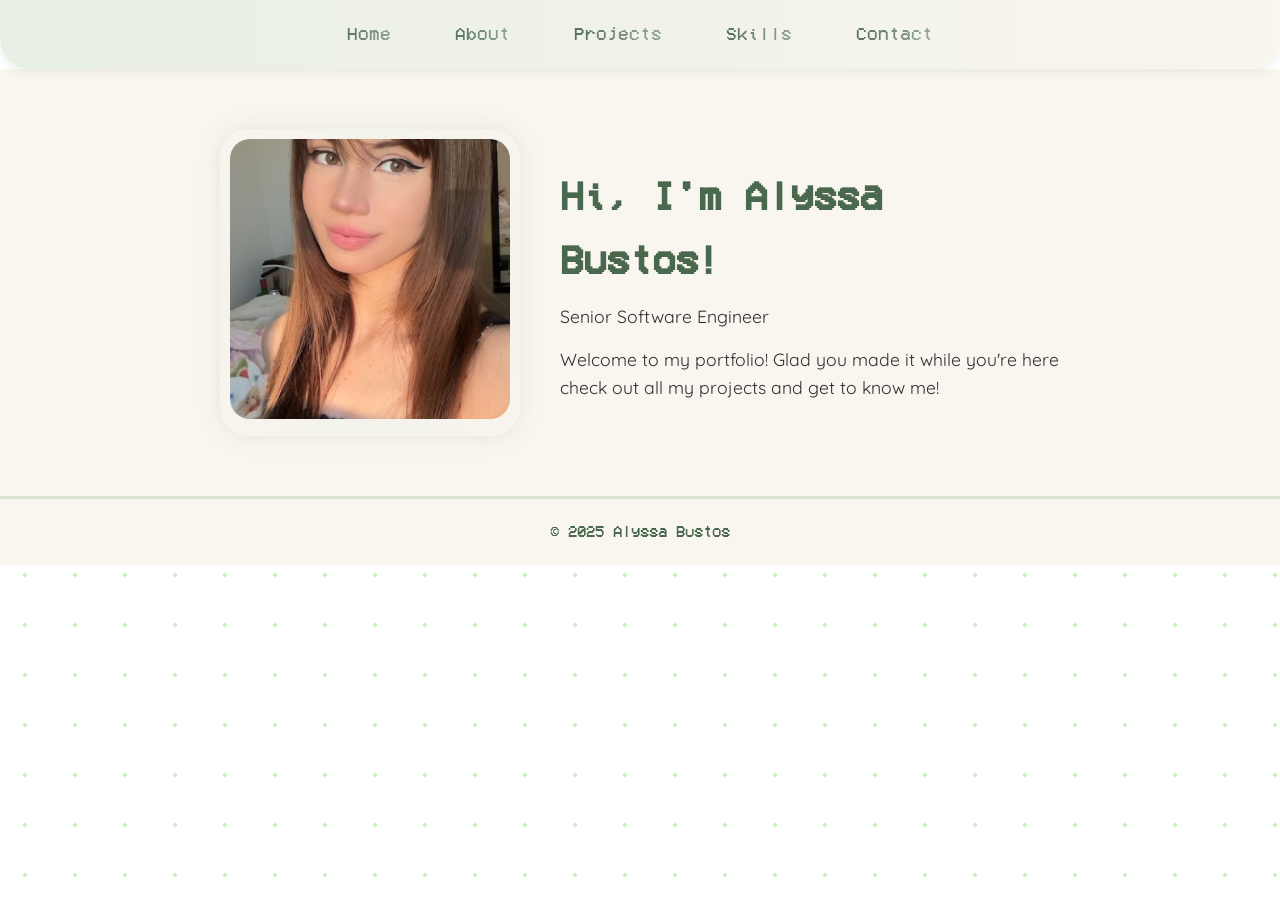
<file: portfolio/index.html>
<!DOCTYPE html>
<html lang="en">
<head>
    <meta charset="UTF-8">
    <title>Alyssa Bustos – Portfolio</title>
    <link rel="stylesheet" href="style.css">
</head>
<body>

   
    <div class="sparkle-background"></div>

    <nav>
        <a href="index.html">Home</a></li>
        <a href="about.html">About</a></li>
        <a href="projects.html">Projects</a></li>
        <a href="skills.html">Skills</a></li>
        <a href="contact.html">Contact</a></li>
    </nav>

    <header class="hero">
        <div class="hero-content">
            <div class="avatar-wrapper">
                <img src="assets/avatar.png" alt="My Profile Picture" class="square-avatar sparkle-frame">
            </div>
            <div class="hero-text">
                <h1>Hi, I'm Alyssa Bustos!</h1>
                <p class="tagline">Senior Software Engineer</p>
                <p>Welcome to my portfolio! Glad you made it while you're here check out all my projects and get to know me!</p>
            </div>
        </div>
    </header>

   
    <footer class="footer">
        <p>© 2025 Alyssa Bustos</p>
    </footer>

    <script src="script.js"></script>
</body>
</html>
</file>
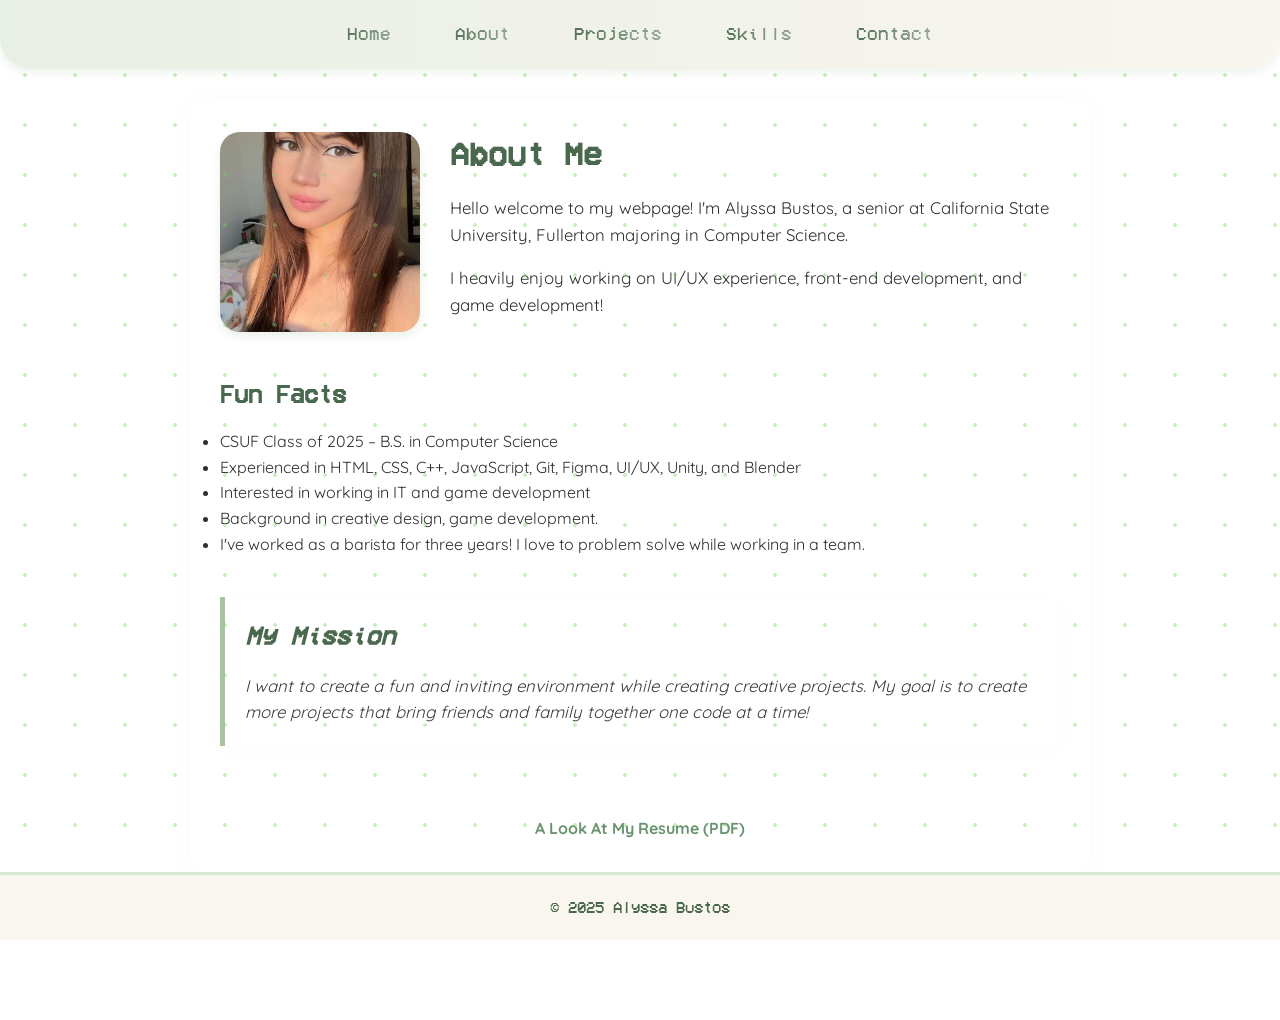
<file: portfolio/about.html>
<!DOCTYPE html>
<html lang="en">
<head>
    <meta charset="UTF-8">
    <title>About Me</title>
    <link rel="stylesheet" href="style.css">
</head>
<body>

    <div class="sparkle-background"></div>

    <nav>
        <a href="index.html">Home</a></li>
        <a href="about.html">About</a></li>
        <a href="projects.html">Projects</a></li>
        <a href="skills.html">Skills</a></li>
        <a href="contact.html">Contact</a></li>
    </nav>

    <div class="section card about-container">
        <!-- Avatar + Bio -->
        <div class="about-hero">
            <img src="assets/avatar.png" alt="Alyssa Bustos" class="about-avatar">
            <div class="about-text">
                <h1>About Me</h1>
                <p>Hello welcome to my webpage! I'm Alyssa Bustos, a senior at California State University, Fullerton majoring in Computer Science.</p>
                <p>I heavily enjoy working on UI/UX experience, front-end development, and game development!</p>
            </div>
        </div>

        <div class="Get to know me!">
            <h2>Fun Facts</h2>
            <ul>
                <li>CSUF Class of 2025 – B.S. in Computer Science</li>
                <li>Experienced in HTML, CSS, C++, JavaScript, Git, Figma, UI/UX, Unity, and Blender</li>
                <li>Interested in working in IT and game development</li>
                <li>Background in creative design, game development.</li>
                <li>I've worked as a barista for three years! I love to problem solve while working in a team.</li>
            </ul>
        </div>

        <!-- Mission Statement -->
        <div class="mission">
            <h2>My Mission</h2>
            <p>I want to create a fun and inviting environment while creating creative projects. My goal is to create more projects that bring friends and family together one code at a time!</p>
        </div>

        <!-- Resume Download -->
        <div class="resume-link">
            <p><a href="assets/Resume.pdf" target="_blank" rel="noopener">
                A Look At My Resume (PDF)</a></p>
        </div>
    </div>

    <footer class="footer">
        <p>© 2025 Alyssa Bustos</p>
    </footer>

</body>
</html>
</file>
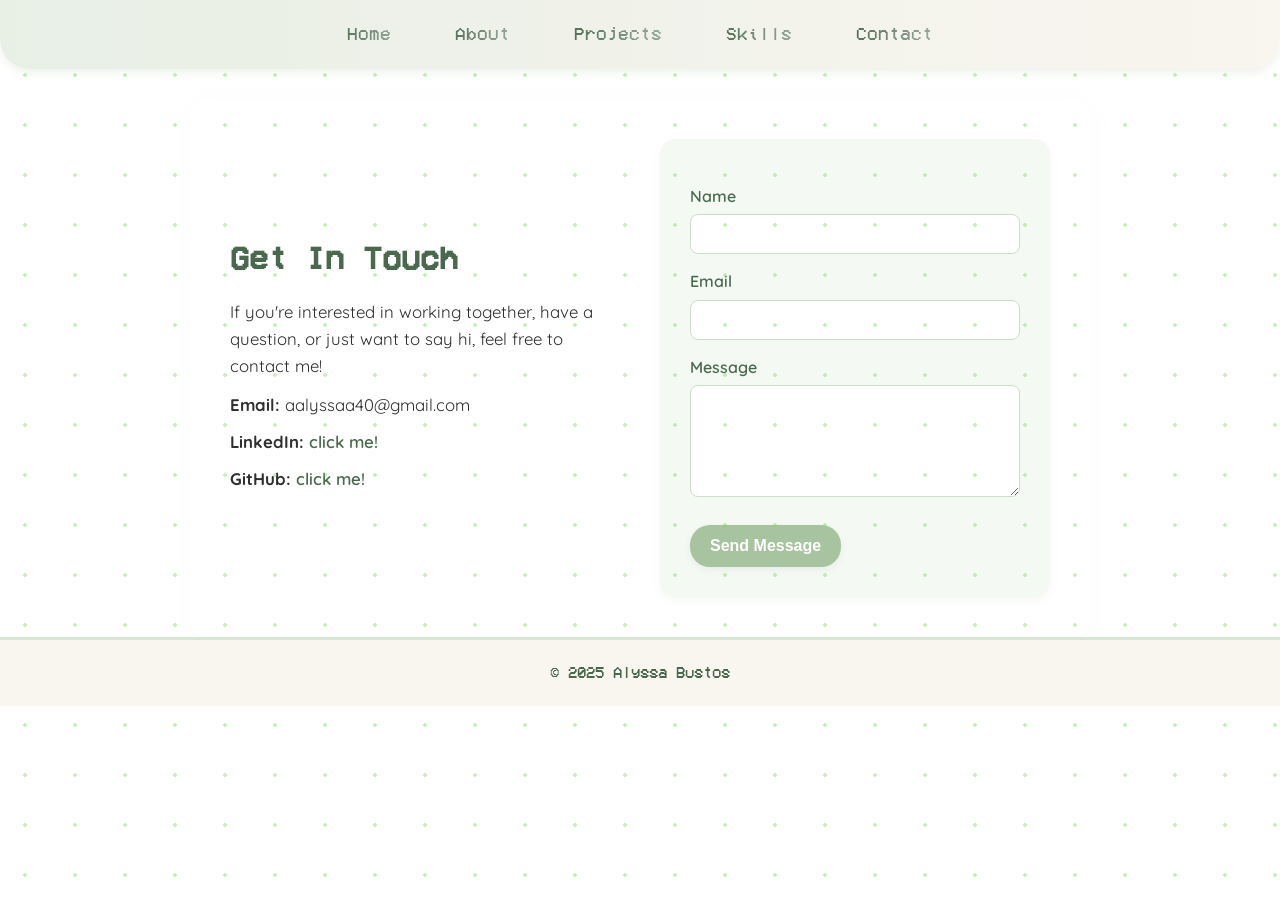
<file: portfolio/contact.html>
<!DOCTYPE html>
<html lang="en">
<head>
    <meta charset="UTF-8">
    <title>Contact Me</title>
    <link rel="stylesheet" href="style.css">
</head>
<body>

    <div class="sparkle-background"></div>

    <nav>
        <a href="index.html">Home</a></li>
        <a href="about.html">About</a></li>
        <a href="projects.html">Projects</a></li>
        <a href="skills.html">Skills</a></li>
        <a href="contact.html">Contact</a></li>
    </nav>

    <div class="section contact-grid card">
       
        <div class="contact-info">
            <h1>Get In Touch</h1>
            <p>If you're interested in working together, have a question, or just want to say hi, feel free to contact me!</p>
            <div class="contact-lines">
                <p><strong>Email:</strong> aalyssaa40@gmail.com</p>
                <p><strong>LinkedIn:</strong> <a href="https://www.linkedin.com/in/alyssa-bustos-580b652b2/" target="_blank">click me!</a></p>
                <p><strong>GitHub:</strong> <a href="https://github.com/pachmi" target="_blank">click me!</a></p>
            </div>
        </div>

    
        <div class="contact-form">
            <form>
                <label for="name">Name</label>
                <input type="text" id="name" required />

                <label for="email">Email</label>
                <input type="email" id="email" required />

                <label for="message">Message</label>
                <textarea id="message" rows="6" required></textarea>

                <button type="submit">Send Message</button>
            </form>
        </div>
    </div>

    <footer class="footer">
        <p>© 2025 Alyssa Bustos</p>
    </footer>

    <script src="script.js"></script>
</body>
</html>
</file>
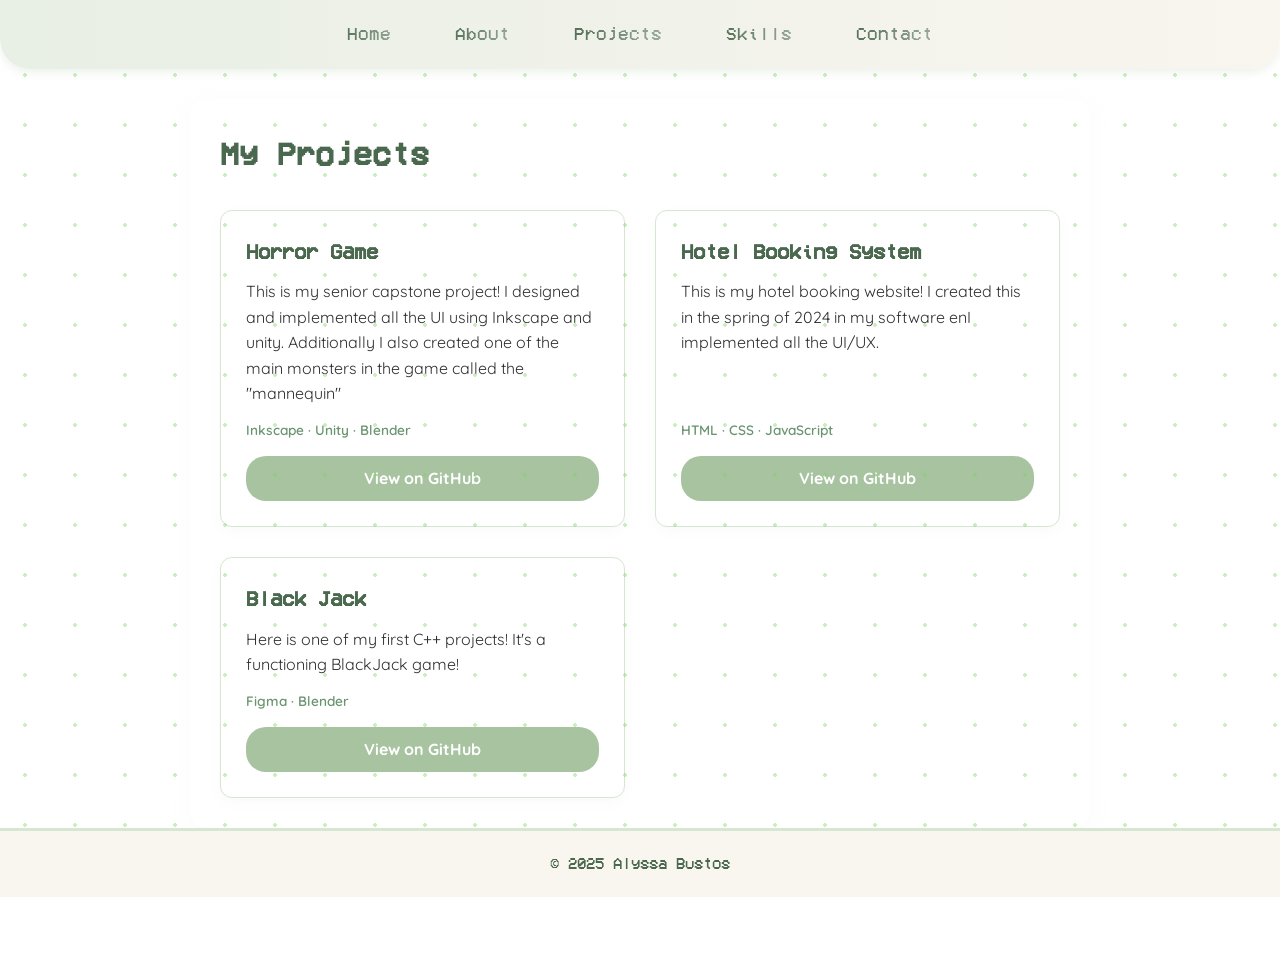
<file: portfolio/projects.html>
<!DOCTYPE html>
<html lang="en">
<head>
    <meta charset="UTF-8">
    <title>My Projects</title>
    <link rel="stylesheet" href="style.css">
</head>
<body>

    <div class="sparkle-background"></div>

    <nav>
        <a href="index.html">Home</a></li>
        <a href="about.html">About</a></li>
        <a href="projects.html">Projects</a></li>
        <a href="skills.html">Skills</a></li>
        <a href="contact.html">Contact</a></li>
    </nav>

    <div class="section card">
        <h1>My Projects</h1>

        <div class="projects-grid">

            <div class="project-card">
                <h2>Horror Game</h2>
                <p>This is my senior capstone project! I designed and implemented all the UI using Inkscape and unity. Additionally I also created one of the main monsters in the game called the "mannequin"</p>
                <div class="tech-tags">Inkscape · Unity · Blender</div>
                <a href="https://github.com/itsmasso/After-Midnight" target="_blank" class="project-btn" rel="noopener">View on GitHub</a>
            </div>

            <div class="project-card">
                <h2>Hotel Booking System</h2>
                <p>This is my hotel booking website! I created this in the spring of 2024 in my software enI implemented all the UI/UX.</p>
                <div class="tech-tags">HTML · CSS · JavaScript</div>
                <a href="https://github.com/chelseaoh/Hotel-Booking-System-Project" class="project-btn">View on GitHub</a>
            </div>

            <div class="project-card">
                <h2>Black Jack</h2>
                <p>Here is one of my first C++ projects! It's a functioning BlackJack game!</p>
                <div class="tech-tags">Figma · Blender</div>
                <a href="https://github.com/pachmi/BlackJack" class="project-btn">View on GitHub</a>
            </div>

        </div>
    </div>

    <footer class="footer">
        <p>© 2025 Alyssa Bustos</p>
    </footer>

</body>
</html>
</file>
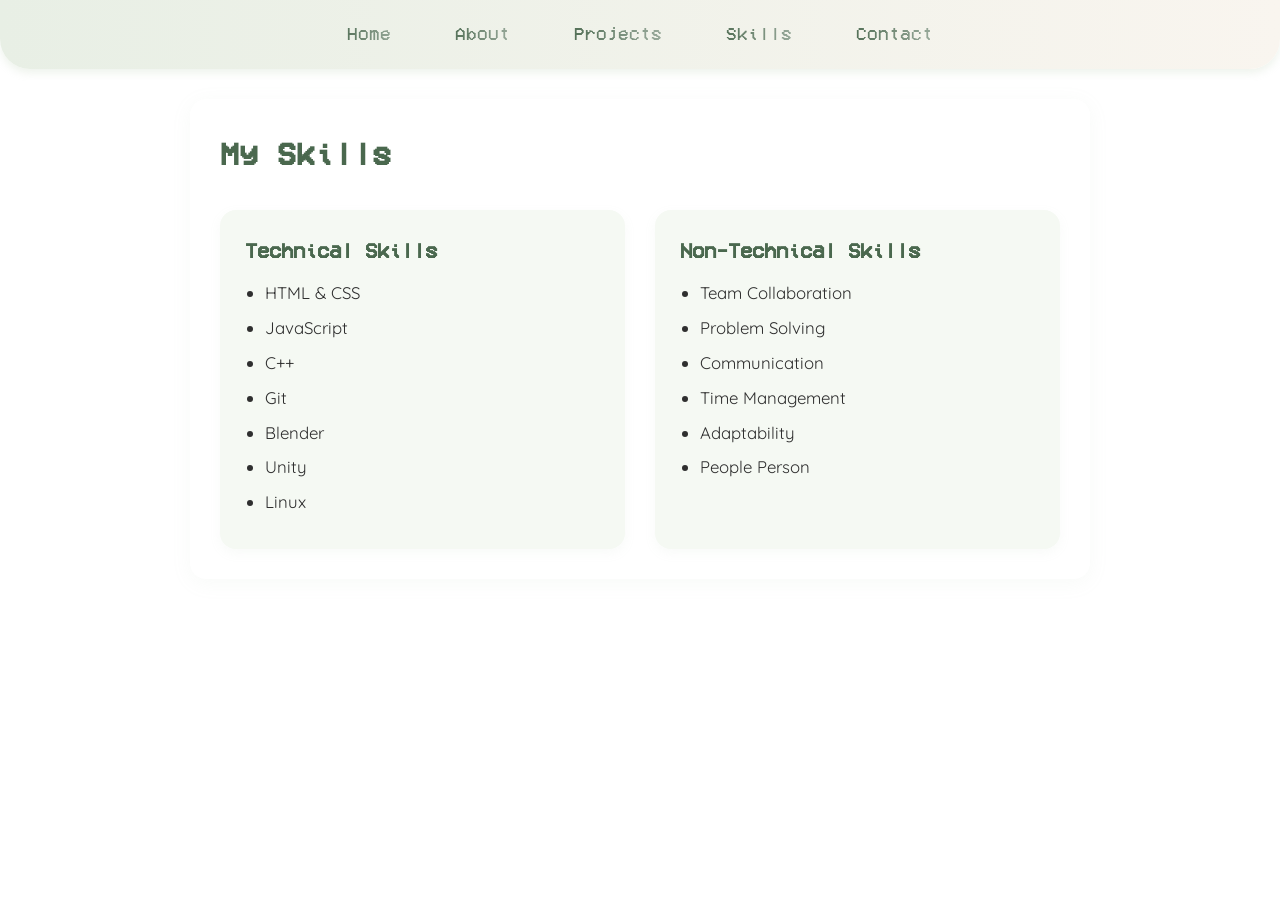
<file: portfolio/skills.html>
<!DOCTYPE html>
<html lang="en">
<head>
    <meta charset="UTF-8">
    <title>My Skills</title>
    <link rel="stylesheet" href="style.css">
</head>
<body>

    <nav>
        <a href="index.html">Home</a></li>
        <a href="about.html">About</a></li>
        <a href="projects.html">Projects</a></li>
        <a href="skills.html">Skills</a></li>
        <a href="contact.html">Contact</a></li>
    </nav>

    
    <div class="section card">
        <h1>My Skills</h1>
      
        <div class="skills-grid">
          <div class="skill-box">
            <h2>Technical Skills</h2>
            <ul>
              <li>HTML & CSS</li>
              <li>JavaScript</li>
              <li>C++</li>
              <li>Git</li>
              <li>Blender</li>
              <li>Unity</li>
              <li>Linux</li>
            </ul>
          </div>
      
          <div class="skill-box">
            <h2>Non-Technical Skills</h2>
            <ul>
              <li>Team Collaboration</li>
              <li>Problem Solving</li>
              <li>Communication</li>
              <li>Time Management</li>
              <li>Adaptability</li>
              <li>People Person</li>
            </ul>
          </div>
        </div>
      </div>

</body>
</html>
</file>
<file: portfolio/style.css>
@import url('https://fonts.googleapis.com/css2?family=Quicksand:wght@400;700&display=swap');

@font-face {
    font-family: 'VCR';
    src: url('assets/VCR_OSD_MONO_1.001.ttf') format('truetype');
}

* {
    margin: 0;
    padding: 0;
    box-sizing: border-box;
}

body {
    font-family: 'Quicksand', sans-serif;
    line-height: 1.6;
    background-color: #ffffff;
    color: #2f2f2f;
    padding-bottom: 80px;
}


nav {
    background: linear-gradient(90deg, #e8efe5, #f9f5ef);
    padding: 20px;
    text-align: center;
    border-radius: 0 0 30px 30px;
    box-shadow: 0 4px 8px rgba(168, 195, 160, 0.2);
    position: sticky;
    top: 0;
    z-index: 1000;
}

nav a {
    margin: 0 16px;
    text-decoration: none;
    font-family: 'VCR', sans-serif;
    font-size: 1.1em;
    padding: 8px 14px;
    border-radius: 20px;
    
    /* Gradient Text Setup */
    background: linear-gradient(90deg, #4a684e, #ffffff);
    background-size: 200% auto;
    background-clip: text;
    -webkit-background-clip: text;
    color: transparent;
    -webkit-text-fill-color: transparent;
    transition: background-position 0.4s ease;
}

nav a:hover {
    background-position: right center;
    transform: scale(1.05);
}

.hero {
    padding: 60px 20px;
    text-align: center;
    background-color: #f9f5ef;
    position: relative;
    z-index: 1;
}

.hero-content {
    display: flex;
    align-items: center;
    justify-content: center;
    flex-wrap: wrap;
    gap: 40px;
}

.hero-text {
    max-width: 500px;
    text-align: left;
}

.hero h1 {
    font-size: 2.5em;
    font-family: 'VCR', sans-serif;
    color: #4a684e;
    margin-bottom: 10px;
}

.tagline {
    font-size: 1.4em;
    color: #6a9470;
    margin-bottom: 15px;
}

.hero p {
    font-size: 1.1em;
    color: #2f2f2f;
}


.avatar-wrapper {
    position: relative;
    display: inline-block;
    padding: 10px;
    border-radius: 30px;
    background: radial-gradient(circle at center, #e8efe5, #f9f5ef);
    box-shadow: 0 0 20px rgba(168, 195, 160, 0.25);
    animation: pulseGlow 2.5s infinite ease-in-out;
}

.square-avatar {
    width: 280px;
    height: 280px;
    object-fit: cover;
    border-radius: 20px;
    animation: bounceIn 1s ease-out;
    z-index: 2;
}


.section {
    padding: 60px 20px;
    max-width: 900px;
    margin: 0 auto;
}

.card {
    background-color: #ffffff;
    border-radius: 16px;
    padding: 30px;
    box-shadow: 0 4px 20px rgba(168, 195, 160, 0.08);
    margin-top: 30px;
}

.card h1, .card h2 {
    color: #4a684e;
    font-family: 'VCR', sans-serif;
    margin-bottom: 15px;
}


.footer {
    text-align: center;
    background-color: #f9f5ef;
    padding: 20px;
    font-family: 'VCR', sans-serif;
    color: #4a684e;
    border-top: 3px solid #d7e6d3;
    position: relative;
    z-index: 1;
}


.sparkle-trail {
    position: absolute;
    width: 32px;
    height: 32px;
    background-image: url("assets/giphy.gif");
    background-size: contain;
    background-repeat: no-repeat;
    pointer-events: none;
    animation: sparkleFade 1s ease-out forwards;
    z-index: 9999;
    transform: translate(-50%, -50%);
}

@keyframes sparkleFade {
    0% { opacity: 1; transform: scale(1) translate(-50%, -50%); }
    100% { opacity: 0; transform: scale(0.2) translate(-50%, -50%); }
}


.sparkle-background {
    position: fixed;
    top: 0;
    left: 0;
    width: 100%;
    height: 100%;
    pointer-events: none;
    background-image: radial-gradient(circle, rgba(118, 214, 89, 0.392) 2px, transparent 2px);
    background-size: 50px 50px;
    animation: sparkleMove 20s linear infinite;
    z-index: 0;
}

@keyframes sparkleMove {
    0% { background-position: 0 0; }
    100% { background-position: 100px 100px; }
}


@keyframes bounceIn {
    0% { transform: translateY(-100px); opacity: 0; }
    60% { transform: translateY(30px); opacity: 1; }
    80% { transform: translateY(-10px); }
    100% { transform: translateY(0); }
}

@keyframes pulseGlow {
    0%, 100% {
        box-shadow: 0 0 10px rgba(168, 195, 160, 0.2), 0 0 20px rgba(168, 195, 160, 0.2);
    }
    50% {
        box-shadow: 0 0 30px rgba(168, 195, 160, 0.4), 0 0 50px rgba(122, 160, 112, 0.4);
    }
}

/* Responsive */
@media (max-width: 768px) {
    .hero-content {
        flex-direction: column;
        text-align: center;
    }
    .hero-text {
        text-align: center;
    }
    .square-avatar {
        width: 200px;
        height: 200px;
    }
    .section {
        padding: 40px 15px;
    }
    .card {
        padding: 20px;
    }
}

/* Project Cards */
.project {
    border: 2px solid #d7e6d3;
    padding: 20px;
    margin-bottom: 30px;
    border-radius: 10px;
    background-color: #ffffff;
    box-shadow: 0 4px 10px rgba(168, 195, 160, 0.08);
}

.project h2 {
    margin-top: 0;
    color: #4a684e;
}

.project a {
    display: inline-block;
    margin-top: 10px;
    background-color: #a8c3a0;
    color: white;
    padding: 10px 14px;
    text-decoration: none;
    border-radius: 20px;
    transition: all 0.3s ease-in-out;
    font-weight: bold;
    box-shadow: 0 3px 6px rgba(0,0,0,0.05);
}

.project a:hover {
    background-color: #94b98b;
    transform: translateY(-2px);
}


.resume-link {
    text-align: center;
    margin-top: 30px;
}

.resume-link a {
    color: #6a9470;
    text-decoration: none;
    font-weight: bold;
}

.resume-link a:hover {
    text-decoration: underline;
}


/* 💼 Skills Grid */
.skills-grid {
    display: grid;
    grid-template-columns: repeat(auto-fit, minmax(300px, 1fr));
    gap: 30px;
    margin-top: 30px;
}

.skill-box {
    background-color: #f5f9f3;
    padding: 25px;
    border-radius: 16px;
    box-shadow: 0 4px 12px rgba(168, 195, 160, 0.08);
    transition: transform 0.3s ease;
}

.skill-box:hover {
    transform: translateY(-4px);
}

.skill-box h2 {
    font-family: 'VCR', sans-serif;
    font-size: 1.3em;
    color: #4a684e;
    margin-bottom: 12px;
}

.skill-box ul {
    list-style-type: disc;
    padding-left: 20px;
}

.skill-box li {
    margin-bottom: 8px;
    color: #2f2f2f;
    font-size: 1.05em;
}


/* Contact Form */
form {
    max-width: 500px;
    margin: 0 auto;
    background-color: #f5f9f3;
    padding: 25px;
    border-radius: 15px;
    box-shadow: 0 4px 10px rgba(168, 195, 160, 0.15);
}

label {
    display: block;
    margin-top: 15px;
    font-weight: bold;
    color: #4a684e;
}

input, textarea {
    width: 100%;
    padding: 10px;
    margin-top: 5px;
    border: 1px solid #cdddc9;
    border-radius: 8px;
    font-size: 1em;
    background-color: #ffffff;
    color: #2f2f2f;
}

button {
    margin-top: 20px;
    padding: 10px 20px;
    background-color: #a8c3a0;
    color: white;
    border: none;
    border-radius: 20px;
    cursor: pointer;
    font-weight: bold;
    font-size: 1em;
    transition: all 0.2s ease-in-out;
    box-shadow: 0 3px 8px rgba(0,0,0,0.05);
}

button:hover {
    background-color: #94b98b;
    transform: translateY(-2px);
}


.social-links {
    text-align: center;
    margin-top: 40px;
}

.social-links a {
    margin: 0 10px;
    text-decoration: none;
    color: #4a684e;
    font-weight: bold;
}

.social-links a:hover {
    text-decoration: underline;
    color: #2f2f2f;
}


.about-container {
    display: flex;
    flex-direction: column;
    gap: 40px;
}

.about-hero {
    display: flex;
    align-items: center;
    flex-wrap: wrap;
    gap: 30px;
}

.about-avatar {
    width: 200px;
    height: 200px;
    border-radius: 20px;
    object-fit: cover;
    box-shadow: 0 4px 10px rgba(168, 195, 160, 0.25);
}

.about-text {
    flex: 1;
}

.about-text p {
    margin-bottom: 1em;
    color: #2f2f2f;
    font-size: 1.05em;
}

.quick-facts {
    background-color: #f5f9f3;
    padding: 20px;
    border-radius: 10px;
    box-shadow: 0 2px 8px rgba(168, 195, 160, 0.08);
}

.quick-facts ul {
    list-style: none;
    padding-left: 0;
}

.quick-facts li {
    padding: 10px 0;
    border-bottom: 1px solid #d7e6d3;
    font-size: 1em;
    color: #4a684e;
}

.quick-facts li:last-child {
    border-bottom: none;
}

.mission {
    background-color: #ffffff;
    border-left: 5px solid #a8c3a0;
    padding: 20px;
    font-style: italic;
    font-size: 1.05em;
    color: #3b3b3b;
    box-shadow: 0 4px 12px rgba(168, 195, 160, 0.05);
}
.contact-grid {
    display: grid;
    grid-template-columns: 1fr 1fr;
    gap: 40px;
    align-items: center;
    padding: 40px;
}

.contact-info h1 {
    font-size: 2em;
    font-family: 'VCR', sans-serif;
    color: #4a684e;
    margin-bottom: 15px;
}

.contact-info p {
    font-size: 1.05em;
    margin-bottom: 12px;
    color: #2f2f2f;
}

.contact-lines p {
    margin: 10px 0;
}

.contact-lines a {
    color: #4a684e;
    text-decoration: none;
    font-weight: 600;
}

.contact-lines a:hover {
    text-decoration: underline;
    color: #2f2f2f;
}

.contact-form form {
    background-color: #f5f9f3;
    padding: 30px;
    border-radius: 15px;
    box-shadow: 0 4px 12px rgba(168, 195, 160, 0.1);
}

.contact-form label {
    display: block;
    font-weight: 600;
    margin-top: 15px;
    color: #4a684e;
}

.contact-form input,
.contact-form textarea {
    width: 100%;
    margin-top: 5px;
    padding: 10px;
    border: 1px solid #cdddc9;
    border-radius: 8px;
    font-size: 1em;
    background-color: #ffffff;
    color: #2f2f2f;
}

.contact-form button {
    margin-top: 20px;
    padding: 12px 20px;
    background-color: #a8c3a0;
    color: white;
    border: none;
    border-radius: 20px;
    cursor: pointer;
    font-weight: bold;
    font-size: 1em;
    transition: all 0.2s ease-in-out;
    box-shadow: 0 3px 8px rgba(0,0,0,0.05);
}

.contact-form button:hover {
    background-color: #94b98b;
    transform: translateY(-2px);
}


@media (max-width: 768px) {
    .contact-grid {
        grid-template-columns: 1fr;
    }

    .contact-form form {
        padding: 20px;
    }
}
.projects-grid {
    display: grid;
    grid-template-columns: repeat(auto-fit, minmax(280px, 1fr));
    gap: 30px;
    margin-top: 30px;
}

.project-card {
    background-color: #ffffff;
    border: 1px solid #d7e6d3;
    border-radius: 12px;
    padding: 25px;
    box-shadow: 0 4px 12px rgba(168, 195, 160, 0.08);
    display: flex;
    flex-direction: column;
    justify-content: space-between;
    transition: transform 0.2s ease-in-out;
}

.project-card:hover {
    transform: translateY(-5px);
}

.project-card h2 {
    font-size: 1.3em;
    color: #4a684e;
    margin-bottom: 10px;
}

.project-card p {
    flex-grow: 1;
    font-size: 1em;
    color: #2f2f2f;
    margin-bottom: 12px;
}

.tech-tags {
    font-size: 0.85em;
    color: #6a9470;
    font-weight: 600;
    margin-bottom: 15px;
}

.project-btn {
    display: inline-block;
    padding: 10px 16px;
    background-color: #a8c3a0;
    color: white;
    text-decoration: none;
    border-radius: 20px;
    font-weight: bold;
    text-align: center;
    transition: background-color 0.2s ease-in-out;
}

.project-btn:hover {
    background-color: #94b98b;
}
</file>
